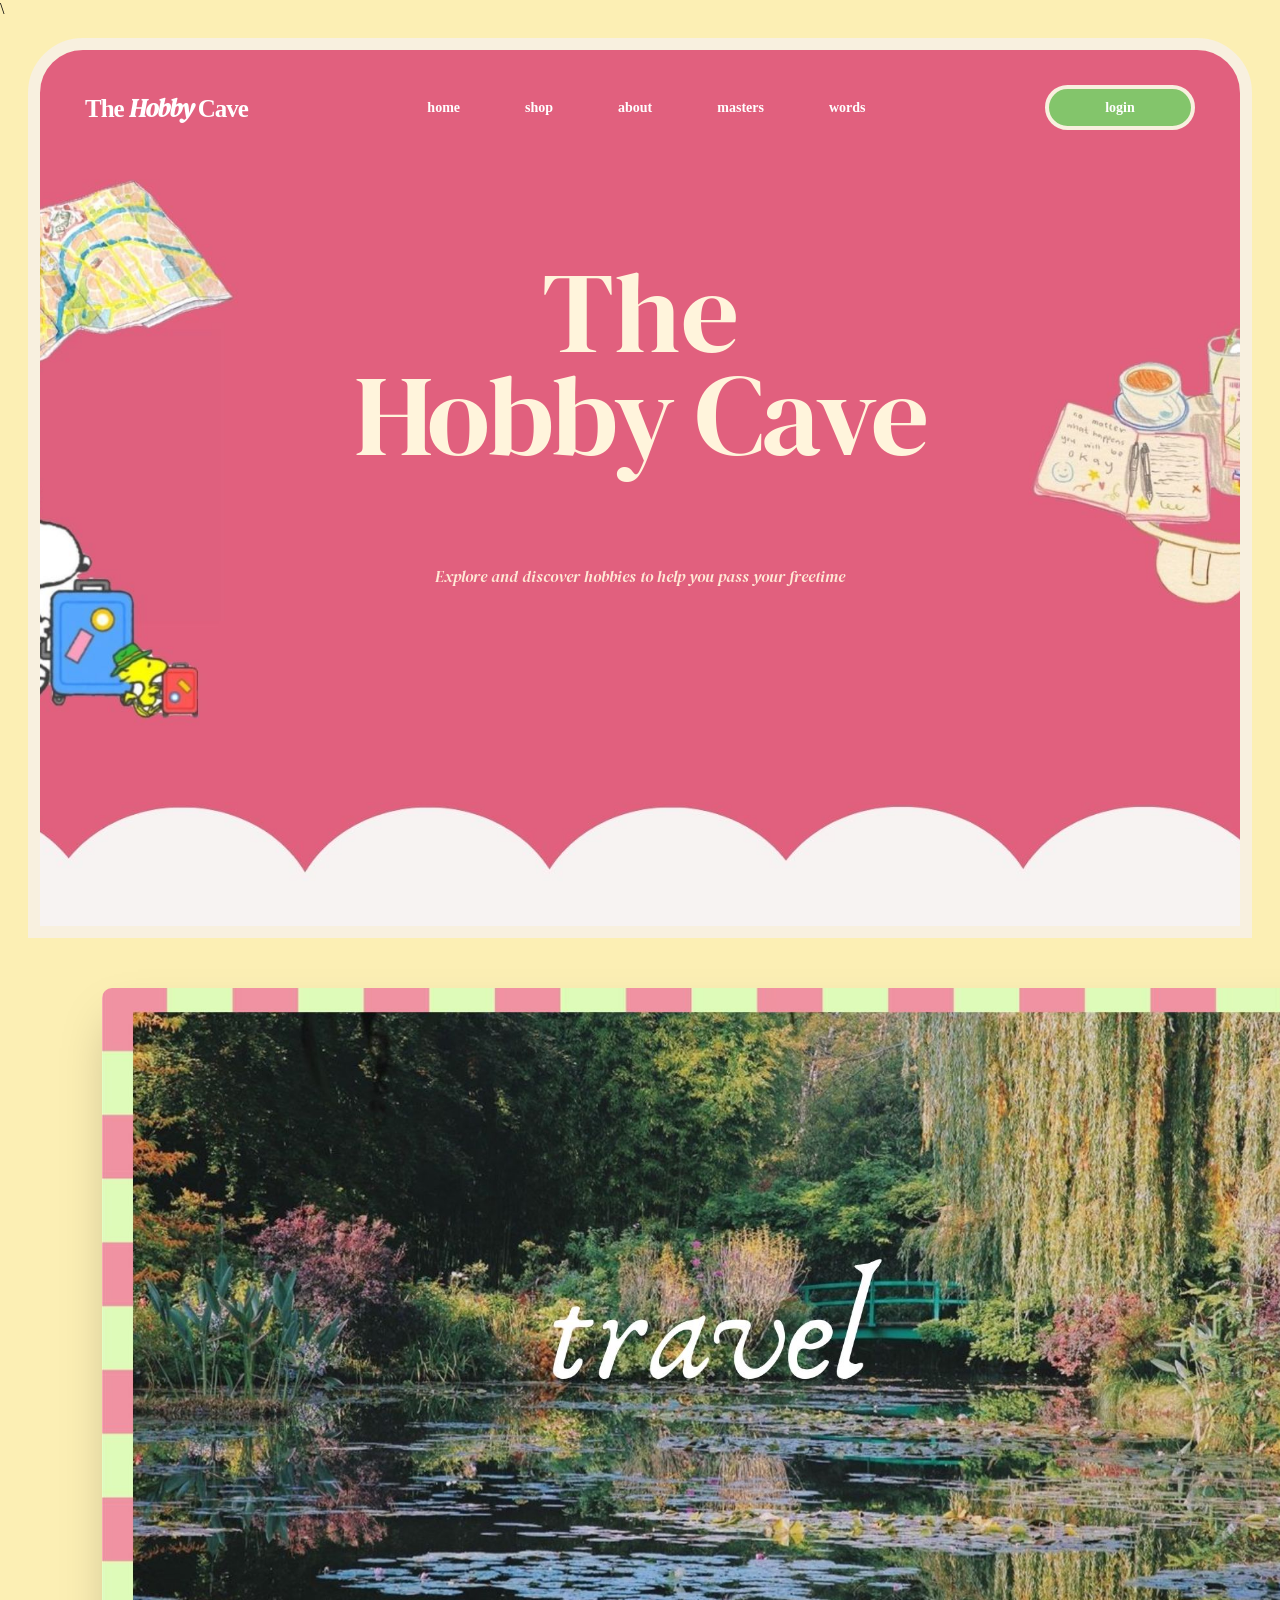
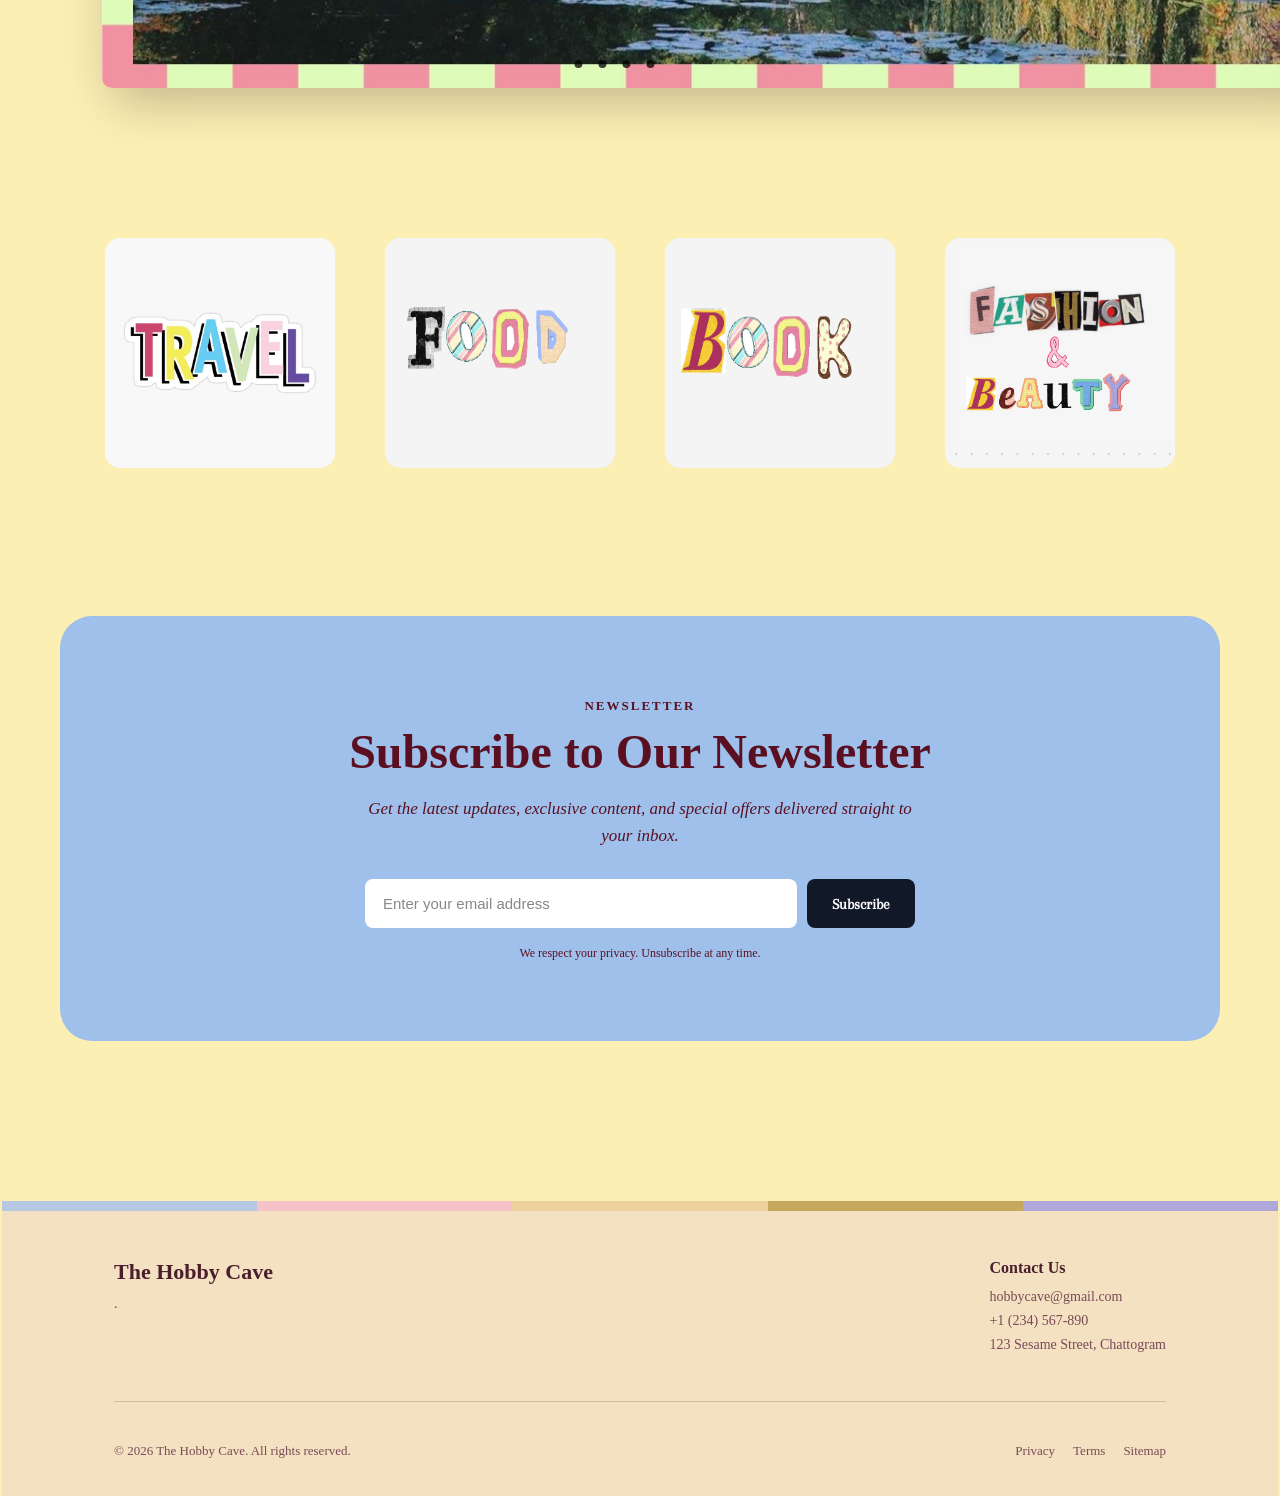
<file: index.html>
<!DOCTYPE html>
<html>
    <head>
        <title>Hobbies</title>
        <link rel="stylesheet" href="webpage.css"\>
        <link rel="preconnect" href="https://fonts.googleapis.com">
        <link rel="preconnect" href="https://fonts.gstatic.com" crossorigin>
        <link href="https://fonts.googleapis.com/css2?family=Arapey:ital@0;1&display=swap" rel="stylesheet">      \
        <link rel="preconnect" href="https://fonts.gstatic.com" crossorigin>
        <link href="https://fonts.googleapis.com/css2?family=DM+Serif+Display:ital@0;1&family=Quicksand:wght@400;500;600;700&display=swap" rel="stylesheet"> 
    </head>
    <body>

       <main class="hero">


    <header class="navbar">

      <a href="index.html" class="logo">
        The<span> Hobby </span>Cave
      </a>

      <nav class="nav-links">
        <a href="index.html">home</a>
        <a href="index.html">shop</a>
        <a href="index.html">about</a>
        <a href="index.html">masters</a>
        <a href="index.html">words</a>
      </nav>

      <a href="index.html" class="login-btn">
        login
      </a>

    </header>

    <section class="hero-content">

      <p class="small-title">
         
      </p>

      <h1>
        The
        <strong>Hobby Cave</strong>
      </h1>

      <p class="description">
        Explore and discover hobbies to help you pass your freetime  
      </p>

    </section>

  </main>


       <section class="container">
        <div class="slider-wrapper">

           <div class="slider">
             <img id="slide-1" src="travelSlide.jpg">
             <img id="slide-2" src="foodSlide.jpg">
             
             <img id="slide-4" src="bookSlide.jpg">
             <img id="slide-5" src="fashionbeautySlide.jpg">
             </div> 

             <div class="slider-nav">
                <a href="#slide-1"></a>
                <a href="#slide-2"></a>
                
                <a href="#slide-4"></a>
                <a href="#slide-5"></a>
             </div>

        </div>
       </section>

       <section class="image-section"> 
        <div class="click-event">
            <div><img id="image1" src = "travel.jpg"> </div>
            <div><img id="image2" src = "food.png"> </div>
            
            <div><img id="image4" src = "book.png"> </div>
            <div><img id="image5" src = "lifestyle.png"> </div>
             
        </div>
       <section class="newsletter">
         <div class="newsletter-content">
         <span class="newsletter-label">NEWSLETTER</span>

         <h2>Subscribe to Our Newsletter</h2>

         <p>Get the latest updates, exclusive content, and special offers delivered straight to your inbox.</p>

         <form class="newsletter-form">
         <input type="email" placeholder="Enter your email address" aria-label="Email address"required/>
         <button type="submit">Subscribe</button>
         </form>
         <small>We respect your privacy. Unsubscribe at any time.</small>
        </div>
        </section>

        
        <section>
        <footer class="site-footer">
        <div class="footer-ribbon"></div>

          <div class="footer-inner">
          <div class="footer-top">
          <div class="brand-block">
          <p class="brand-name">The Hobby Cave</p>
         <p class="brand-desc">.</p>
      </div>

      <div class="contact-block">
        <h4>Contact Us</h4>
        <p><a href="mailto:hello@yourbrand.com">hobbycave@gmail.com</a></p>
        <p><a href="tel:+1234567890">+1 (234) 567-890</a></p>
        <p>123 Sesame Street, Chattogram</p>
      </div>
    </div>

    <hr class="footer-divider">

    <div class="footer-bottom">
      <p>© 2026 The Hobby Cave. All rights reserved.</p>
      <div class="legal-links">
        <a href="#">Privacy</a>
        <a href="#">Terms</a>
        <a href="#">Sitemap</a>
      </div>
    </div>
  </div>
</footer>

</section>
       
    <script src = "webpage.js"></script>
    </body>
</html>
</file>
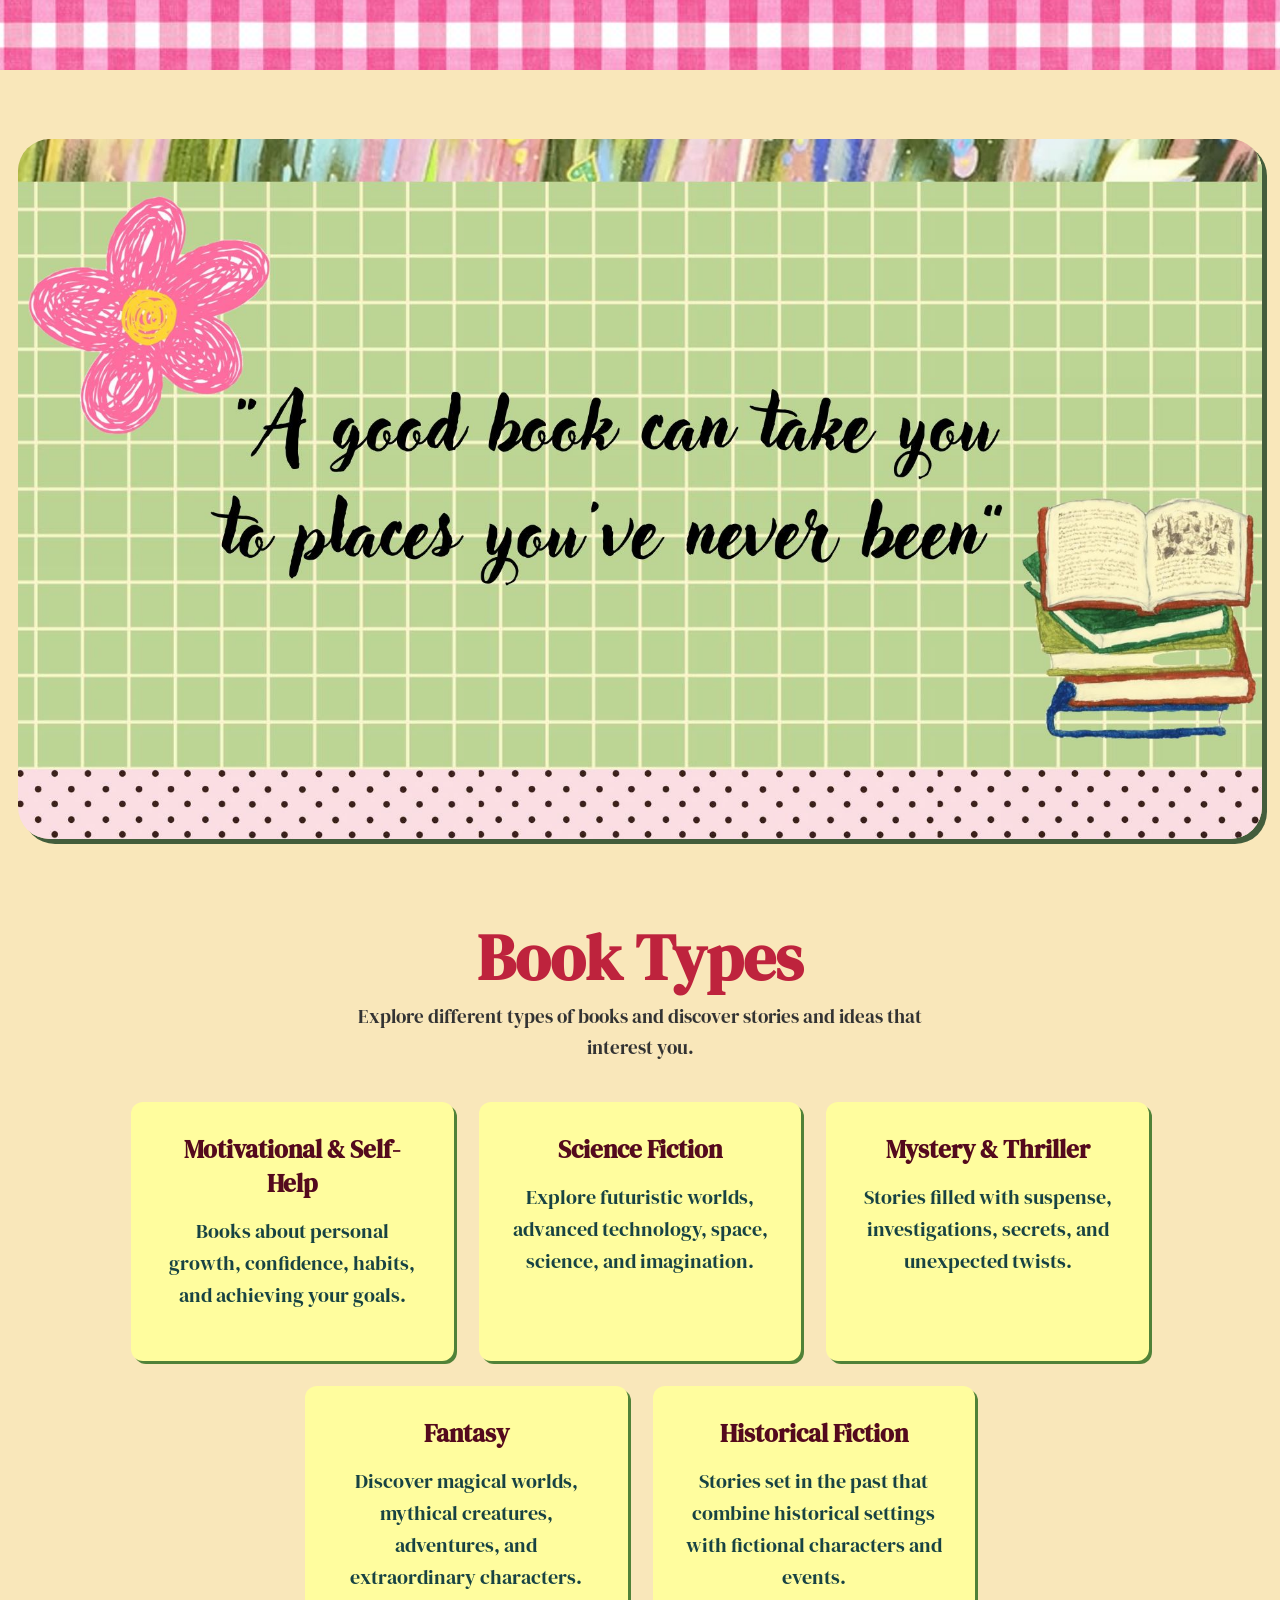
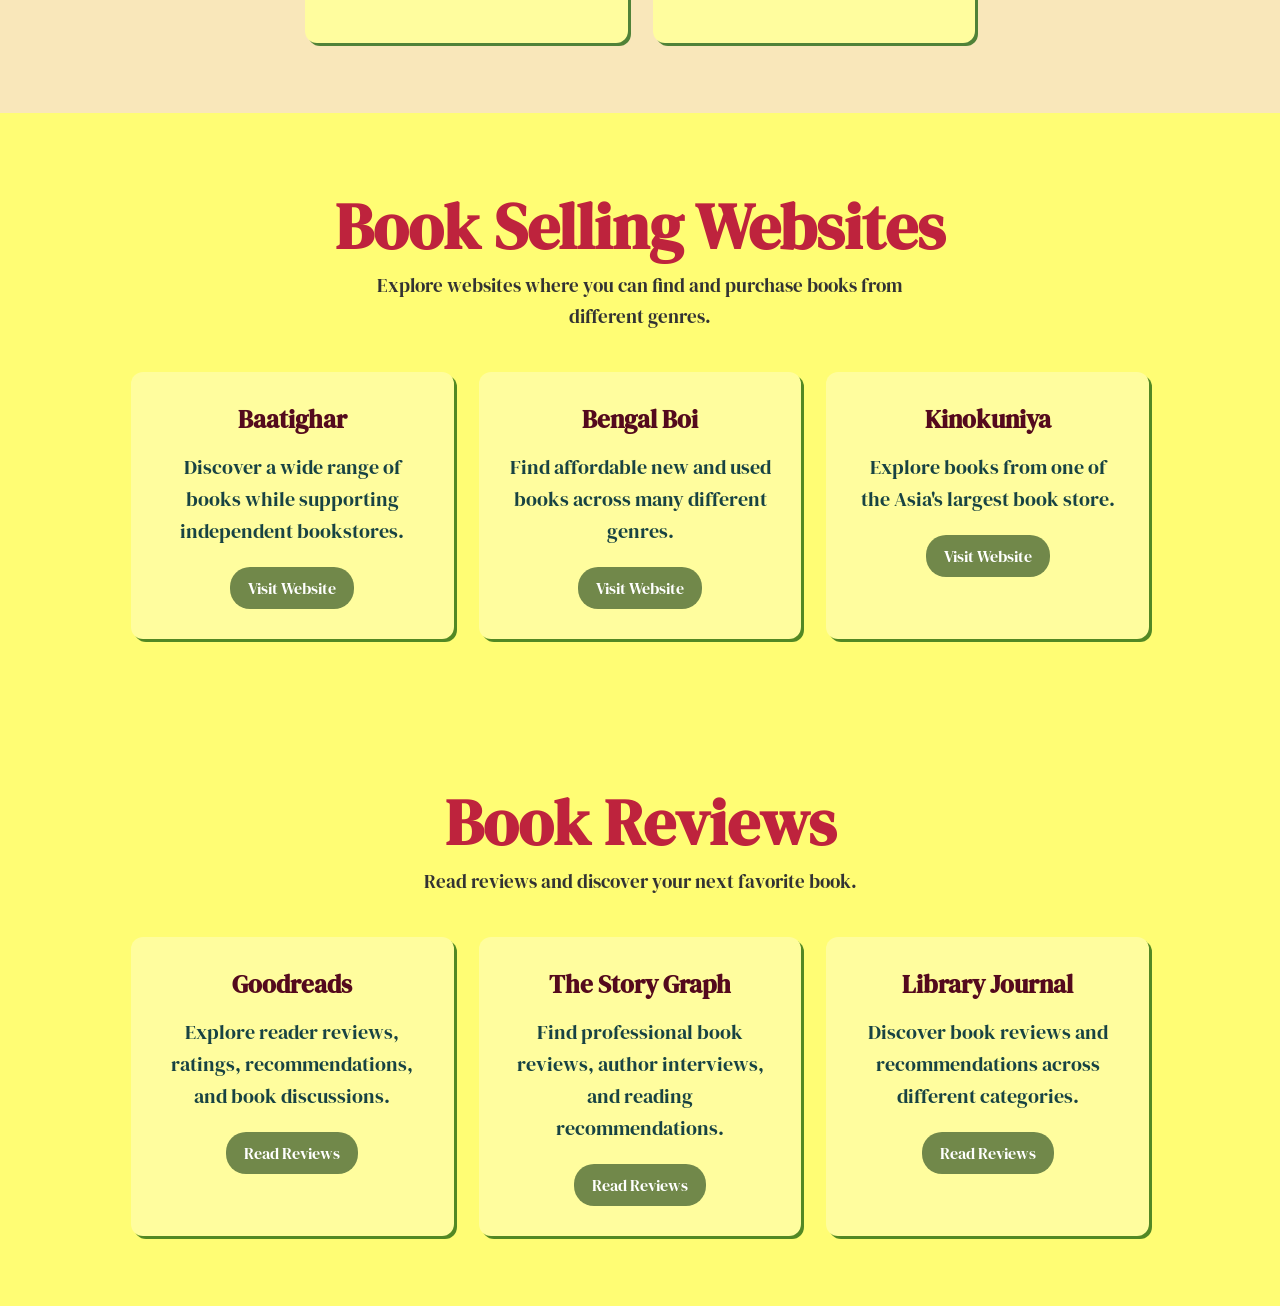
<file: book.html>
<!DOCTYPE html>
<html lang="en">

<head>
    <meta charset="UTF-8">
    <meta name="viewport" content="width=device-width, initial-scale=1.0">
    <title>Books</title>
    <link rel="stylesheet" href="book.css">
     <link rel="preconnect" href="https://fonts.googleapis.com">
     <link rel="preconnect" href="https://fonts.gstatic.com" crossorigin>
     <link href="https://fonts.googleapis.com/css2?family=DM+Serif+Display:ital@0;1&family=Quicksand:wght@400;500;600;700&display=swap" rel="stylesheet"> 
</head>



<body>
<div class="header"><header><img class="headerImage" src = "bookHeader.jpg"></div>

    <section class="banner">
        <div class="banner-content"><img class= "banner-image" src="bookBanner.jpg">
        </div>
    </section>
    

    <section class="section">

        <h1>Book Types</h1>

        <p class="section-intro">
            Explore different types of books and discover stories and ideas
            that interest you.
        </p>

        <div class="cards">

            <div class="card">
                <h3>Motivational & Self-Help</h3>
                <p>
                    Books about personal growth, confidence, habits,
                    and achieving your goals.
                </p>
            </div>

            <div class="card">
                <h3>Science Fiction</h3>
                <p>
                    Explore futuristic worlds, advanced technology,
                    space, science, and imagination.
                </p>
            </div>

            <div class="card">
                <h3>Mystery & Thriller</h3>
                <p>
                    Stories filled with suspense, investigations,
                    secrets, and unexpected twists.
                </p>
            </div>

            <div class="card">
                <h3>Fantasy</h3>
                <p>
                    Discover magical worlds, mythical creatures,
                    adventures, and extraordinary characters.
                </p>
            </div>

            <div class="card">
                <h3>Historical Fiction</h3>
                <p>
                    Stories set in the past that combine historical
                    settings with fictional characters and events.
                </p>
            </div>

        </div>

    </section>

    <section class="section selling-section">

        <h1>Book Selling Websites</h1>

        <p class="section-intro">
            Explore websites where you can find and purchase books
            from different genres.
        </p>

        <div class="cards">

            <div class="card">
                <h3>Baatighar</h3>
                <p>
                    Discover a wide range of books while supporting
                    independent bookstores.
                </p>

                <a href="https://baatighar.com/" target="_blank">
                    Visit Website
                </a>
            </div>

            <div class="card">
                <h3>Bengal Boi</h3>
                <p>
                    Find affordable new and used books across
                    many different genres.
                </p>

                <a href="https://bengalfoundation.org/bengal-boi/" target="_blank">
                    Visit Website
                </a>
            </div>

            <div class="card">
                <h3>Kinokuniya</h3>
                <p>
                    Explore books from one of the Asia's largest
                    book store.
                </p>

                <a href="https://www.kinokuniya.com/" target="_blank">
                    Visit Website
                </a>
            </div>

        </div>

    </section>

    <section class="section reviews-section">

        <h1>Book Reviews</h1>

        <p class="section-intro">
            Read reviews and discover your next favorite book.
        </p>

        <div class="cards">

            <div class="card">
                <h3>Goodreads</h3>
                <p>
                    Explore reader reviews, ratings, recommendations,
                    and book discussions.
                </p>

                <a href="https://www.goodreads.com/" target="_blank">
                    Read Reviews
                </a>
            </div>

            <div class="card">
                <h3> The Story Graph</h3>
                <p>
                    Find professional book reviews, author interviews,
                    and reading recommendations.
                </p>

                <a href="https://thestorygraph.com/" target="_blank">
                    Read Reviews
                </a>
            </div>

            <div class="card">
                <h3>Library Journal</h3>
                <p>
                    Discover book reviews and recommendations
                    across different categories.
                </p>

                <a href="https://www.libraryjournal.com/" target="_blank">
                    Read Reviews
                </a>
            </div>

        </div>

    </section>

</body>

</html>
</file>
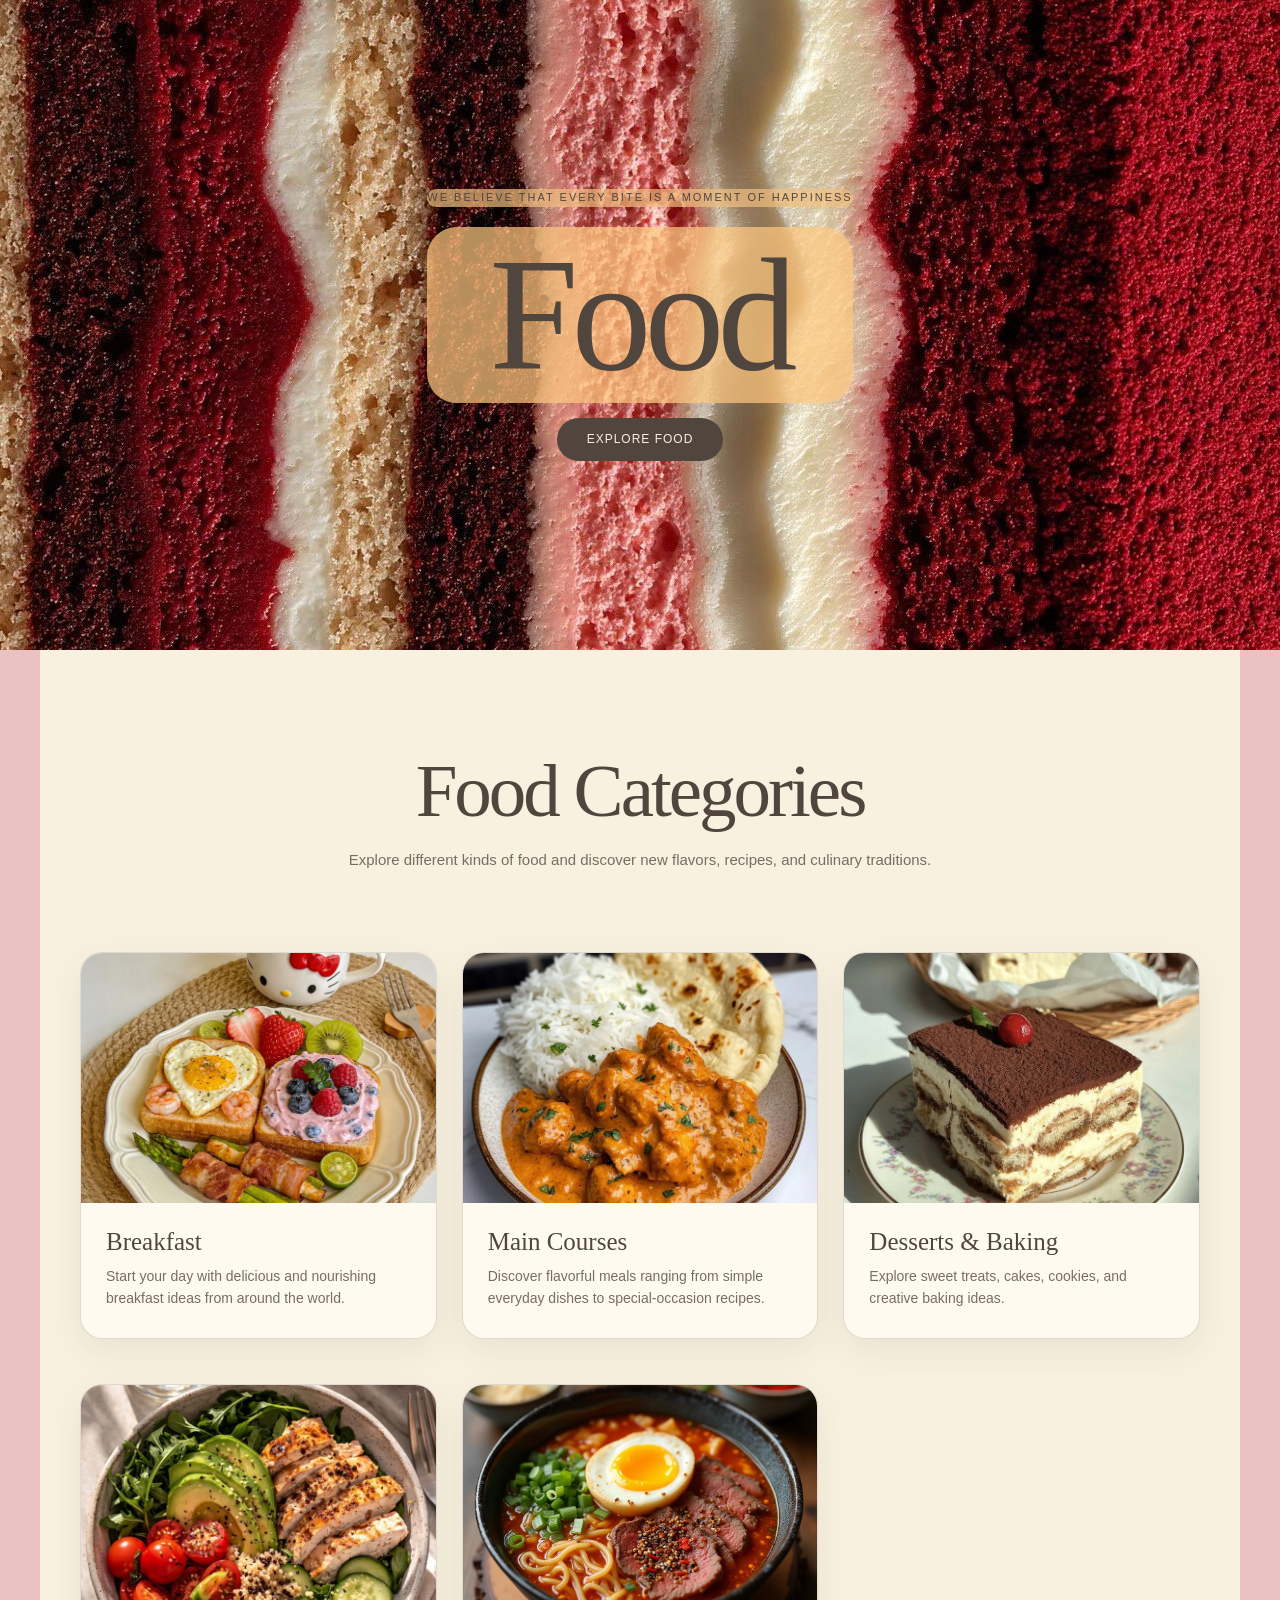
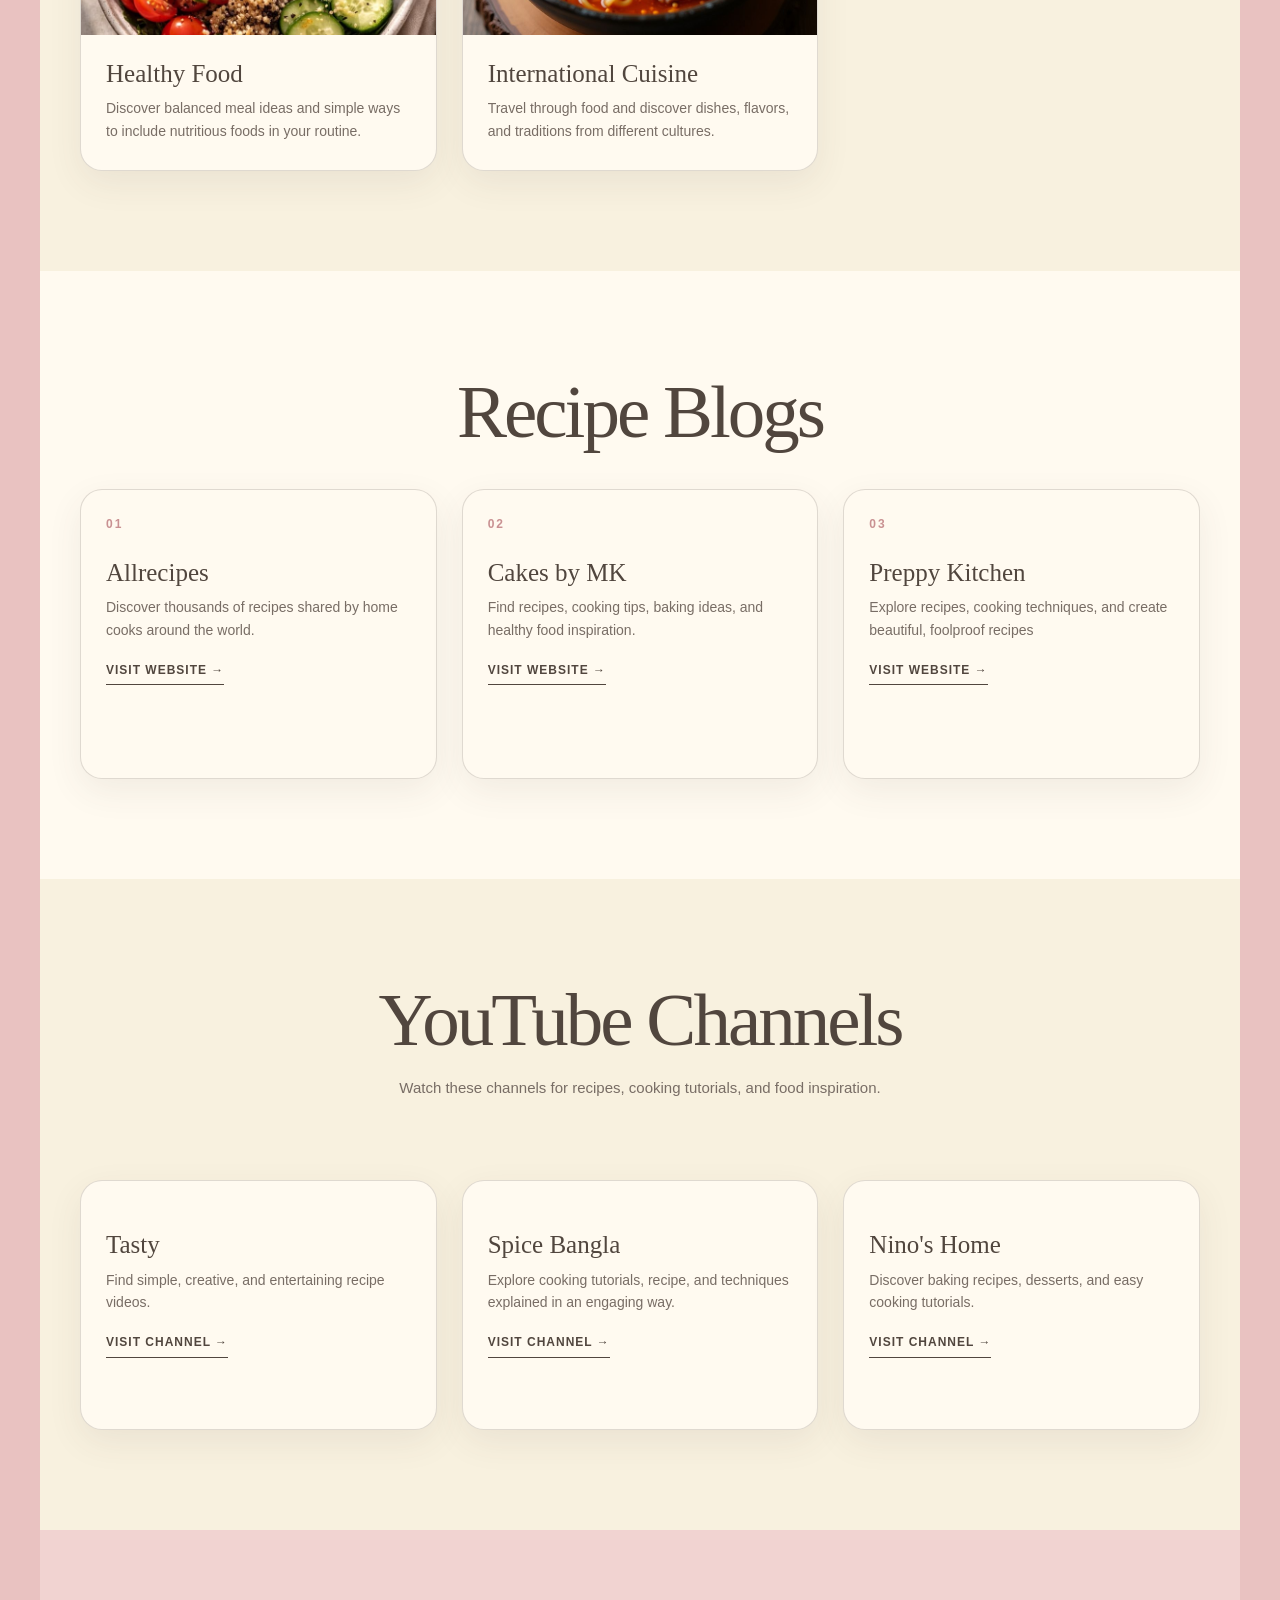
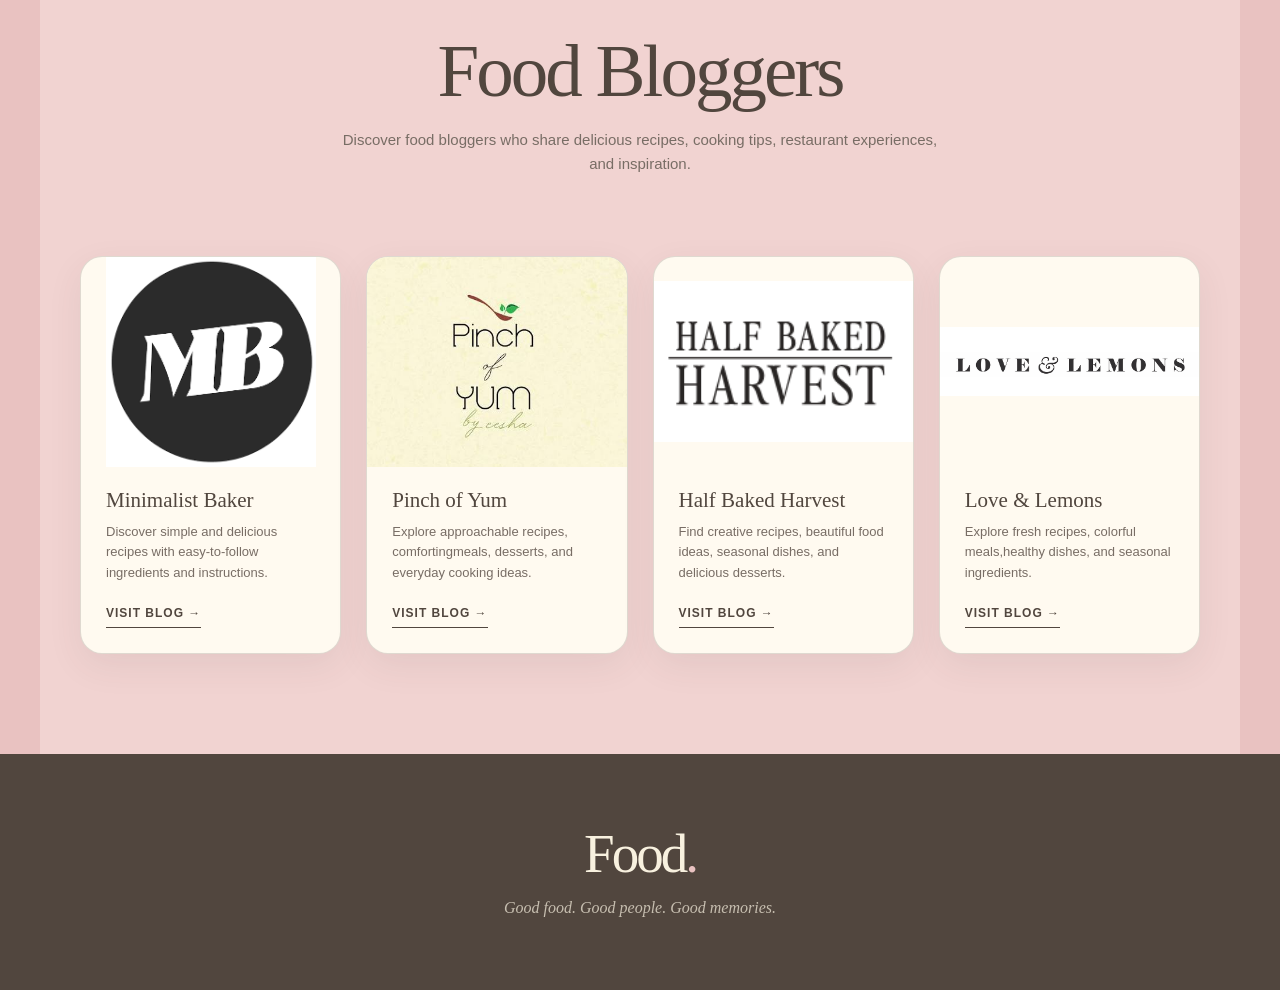
<file: food.html>
<!DOCTYPE html>
<html lang="en">
<head>
    <meta charset="UTF-8">
    <meta name="viewport" content="width=device-width, initial-scale=1.0">
    <title>Food</title>
    <link rel="stylesheet" href="food.css">
</head>

<body>

    <section class="banner">
    <div class="banner-content">
    <p class="banner-small" style="background-color: rgba(242, 192, 127, 0.696); border-radius: 30px;"> WE BELIEVE THAT EVERY BITE IS A MOMENT OF HAPPINESS</p>
    <h1 style="background-color: rgba(255, 200, 128, 0.711); border-radius: 30px;">Food</h1>
    <a href="#categories" class="button">Explore Food</a>
    </div>
    </section>

    <section class="section" id="categories">
        <h2>Food Categories</h2>
        <p class="section-intro">Explore different kinds of food and discover new flavors, recipes, and culinary traditions.</p>

        <div class="cards">
         <div class="card">
          <img src="breakfast.jpg" alt="Breakfast">
          <h3>Breakfast</h3>
          <p>Start your day with delicious and nourishing breakfast ideas from around the world.</p>
         </div>

        <div class="card">
                <img src="main-courses.jpg" alt="Main courses">
                <h3>Main Courses</h3>
                <p>Discover flavorful meals ranging from simple everyday dishes to special-occasion recipes.</p>
            </div>


            <div class="card">
                <img src="desserts.jpg" alt="Desserts and baking">
                <h3>Desserts &amp; Baking</h3>
                <p>Explore sweet treats, cakes, cookies, and creative baking ideas.</p>
             </div>
            <div class="card">
                <img src="healthy-food.jpg" alt="Healthy food">
                <h3>Healthy Food</h3>
                <p>Discover balanced meal ideas and simple ways to include nutritious foods in your routine.</p>
            </div>

            <div class="card">
                <img src="international-food.jpg" alt="International cuisine">
                <h3>International Cuisine</h3>
                <p>Travel through food and discover dishes, flavors, and traditions from different cultures.</p>
            </div>
        </div>
    </section>

    <section class="section websites-section">
        <h2>Recipe Blogs</h2>
        </p>
        <div class="cards">
            <div class="card website-card">
                <div class="card-icon">01</div>
                <h3>Allrecipes</h3>
                <p> Discover thousands of recipes shared by home cooks around the world.</p>
                <a href="https://www.allrecipes.com/"
                   target="_blank"
                   rel="noopener noreferrer">
                    Visit Website →
                </a>
            </div>

            <div class="card website-card">
                <div class="card-icon"> 02</div>
                <h3> Cakes by MK</h3>
                <p>Find recipes, cooking tips, baking ideas, and healthy food inspiration.
                </p>
                <a href="https://cakesbymk.com/" target="_blank" rel="noopener noreferrer">Visit Website →</a>
            </div>

            <div class="card website-card">
                <div class="card-icon">03</div>
                <h3>Preppy Kitchen</h3>
                <p>Explore recipes, cooking techniques, and create beautiful, foolproof recipes</p>
                <a href="https://preppykitchen.com/" target="_blank" rel="noopener noreferrer">Visit Website →</a>
            </div>
        </div>
    </section>

    <section class="section youtube-section">
        <h2>YouTube Channels</h2>
        <p class="section-intro">Watch these channels for recipes, cooking tutorials, and food inspiration.</p>

        <div class="cards">
            <div class="card youtube-card">
                <h3>Tasty</h3>
                <p>
                    Find simple, creative, and entertaining recipe videos.
                </p>

                <a href="https://www.youtube.com/@Tasty"
                   target="_blank"
                   rel="noopener noreferrer">
                    Visit Channel →
                </a>

            </div>

            <div class="card youtube-card">
                <h3>Spice Bangla</h3>
                <p> Explore cooking tutorials, recipe, and techniques explained in an engaging way.
                </p>
                <a href="https://www.youtube.com/@SpiceBangla" target="_blank" rel="noopener noreferrer">Visit Channel →</a>

            </div>

            <div class="card youtube-card">
                <h3>Nino's Home</h3>
                <p> Discover baking recipes, desserts, and easy cooking tutorials.</p>
                <a href="https://www.youtube.com/@NinosHome" target="_blank"  rel="noopener noreferrer">Visit Channel →</a>
            </div>
        </div>
    </section>

    <section class="section bloggers-section">

        <h2>Food Bloggers</h2>
        <p class="section-intro"> Discover food bloggers who share delicious recipes, cooking tips, restaurant experiences, and inspiration.</p>

        <div class="cards">
            <div class="card blogger-card">
                <img style="object-fit: contain;" src="food-blogger-1.png" alt="Minimalist Baker">
                <h3>Minimalist Baker</h3>
                <p> Discover simple and delicious recipes with  easy-to-follow ingredients and instructions. </p>
                <a href="https://minimalistbaker.com/" target="_blank" rel="noopener noreferrer">Visit Blog →</a>
            </div>

            <div class="card blogger-card">

                <img src="food-blogger-2.jpg" alt="Pinch of Yum">
                <h3>Pinch of Yum</h3>
                <p> Explore approachable recipes, comfortingmeals, desserts, and everyday cooking ideas.
                </p>

                <a href="https://pinchofyum.com/"target="_blank"  rel="noopener noreferrer"> Visit Blog →
                </a>
            </div>

            <div class="card blogger-card">
                <img style="object-fit: contain;"  src="food-blogger-3.png" alt="Half Baked Harvest">
                <h3>Half Baked Harvest</h3>
                <p> Find creative recipes, beautiful food ideas, seasonal dishes, and delicious desserts.</p>

                <a href="https://www.halfbakedharvest.com/" target="_blank" rel="noopener noreferrer">Visit Blog →
                </a>
            </div>

            <div class="card blogger-card">
                <img style="object-fit: contain;" src="food-blogger-4.png" alt="Love and Lemons">
                <h3>Love &amp; Lemons</h3>
                <p>Explore fresh recipes, colorful meals,healthy dishes, and seasonal ingredients.</p>
                <a href="https://www.loveandlemons.com/" target="_blank" rel="noopener noreferrer"> Visit Blog →</a>
            </div>
        </div>

    </section>

    <footer>

        <h2>Food<span>.</span></h2>
        <p> Good food. Good people. Good memories.</p>
    </footer>


</body>

</html>
</file>
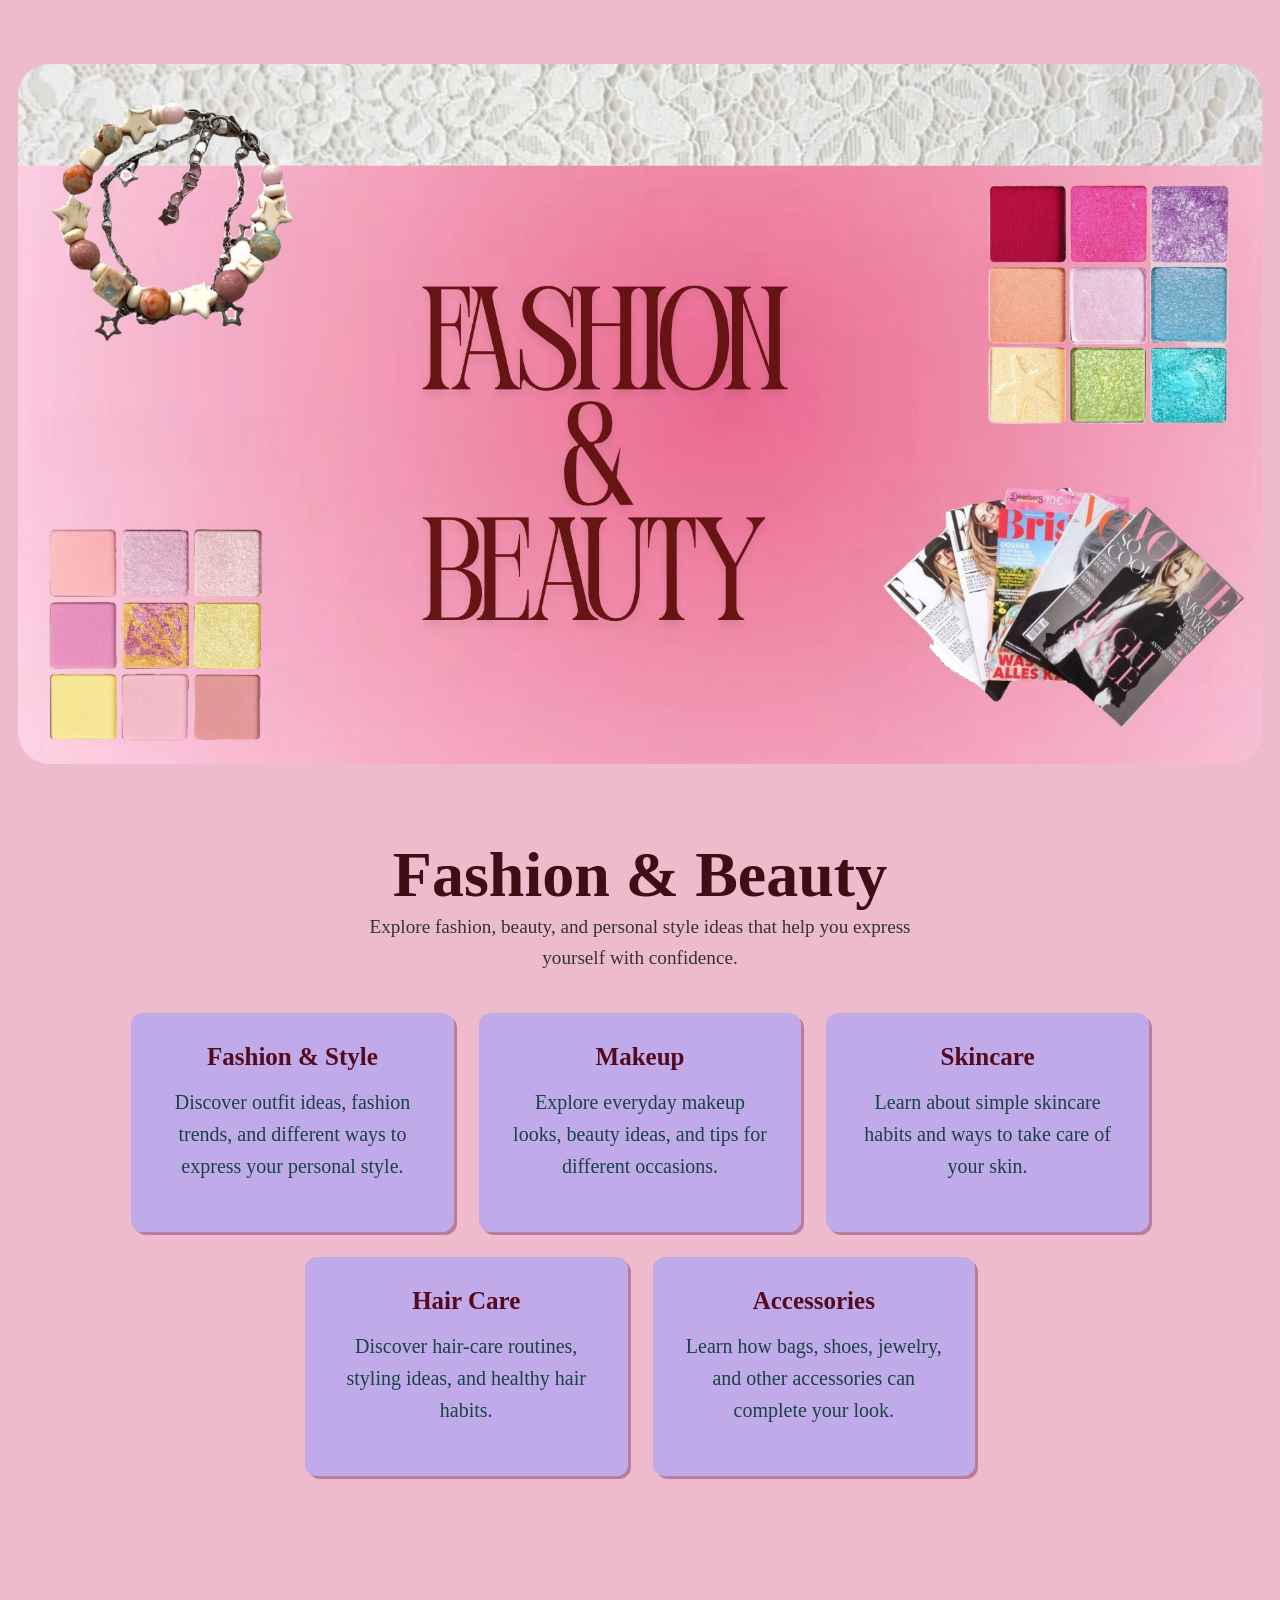
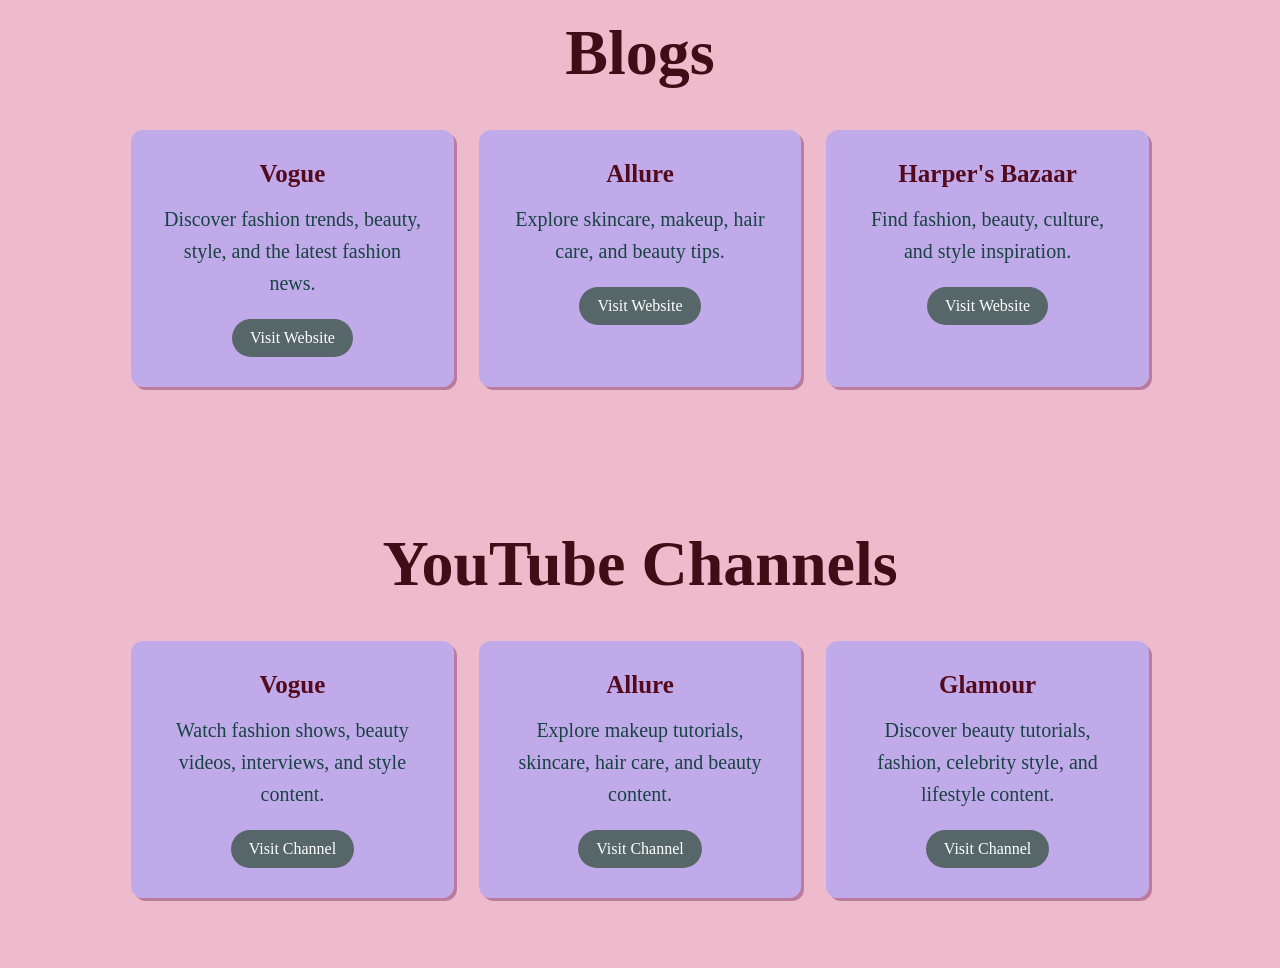
<file: lifestyle.html>
<!DOCTYPE html>
<html lang="en">

<head>
    <meta charset="UTF-8">
    <meta name="viewport" content="width=device-width, initial-scale=1.0">
    <title>Fashion & Beauty</title>
    <link rel="stylesheet" href="lifestyle.css">
</head>

<body>

    <section class="banner">
        <div class="banner-content">
             <img class="banner-image" src="lifestyleBanner.jpg">
        </div>
    </section>

    <section class="section">

        <h1>Fashion & Beauty</h1>
        <p class="section-intro"> Explore fashion, beauty, and personal style ideas that help you express yourself with confidence.</p>

        <div class="cards">
            <div class="card">
                
                <h3>Fashion & Style</h3>
                <p>
                    Discover outfit ideas, fashion trends,
                    and different ways to express your personal style.
                </p>
            </div>

            <div class="card">
                
                <h3>Makeup</h3>
                <p>
                    Explore everyday makeup looks, beauty ideas,
                    and tips for different occasions.
                </p>
            </div>

            <div class="card">
                
                <h3>Skincare</h3>
                <p>
                    Learn about simple skincare habits and
                    ways to take care of your skin.
                </p>
            </div>

            <div class="card">
                
                <h3>Hair Care</h3>
                <p>
                    Discover hair-care routines, styling ideas,
                    and healthy hair habits.
                </p>
            </div>

            <div class="card">
                
                <h3>Accessories</h3>
                <p>
                    Learn how bags, shoes, jewelry, and other
                    accessories can complete your look.
                </p>
            </div>

        </div>

    </section>

    <section class="section websites-section">

        <h1>Blogs</h1>

        <p class="section-intro">
            
        </p>

        <div class="cards">

            <div class="card">
                <h3>Vogue</h3>
                <p>
                    Discover fashion trends, beauty,
                    style, and the latest fashion news.
                </p>

                <a href="https://www.vogue.com/" target="_blank">
                    Visit Website
                </a>
            </div>

            <div class="card">
                <h3>Allure</h3>
                <p>
                    Explore skincare, makeup, hair care,
                    and beauty tips.
                </p>

                <a href="https://www.allure.com/" target="_blank">
                    Visit Website
                </a>
            </div>

            <div class="card">
                <h3>Harper's Bazaar</h3>
                <p>
                    Find fashion, beauty, culture,
                    and style inspiration.
                </p>

                <a href="https://www.harpersbazaar.com/" target="_blank">
                    Visit Website
                </a>
            </div>

        </div>

    </section>

    <section class="section youtube-section">

        <h1>YouTube Channels</h1>

        <p class="section-intro">
            
        </p>

        <div class="cards">

            <div class="card">
                <h3>Vogue</h3>
                <p>
                    Watch fashion shows, beauty videos,
                    interviews, and style content.
                </p>

                <a href="https://www.youtube.com/@Vogue" target="_blank">
                    Visit Channel
                </a>
            </div>

            <div class="card">
                <h3>Allure</h3>
                <p>
                    Explore makeup tutorials, skincare,
                    hair care, and beauty content.
                </p>

                <a href="https://www.youtube.com/@Allure" target="_blank">
                    Visit Channel
                </a>
            </div>

            <div class="card">
                <h3>Glamour</h3>
                <p>
                    Discover beauty tutorials, fashion,
                    celebrity style, and lifestyle content.
                </p>

                <a href="https://www.youtube.com/@Glamour" target="_blank">
                    Visit Channel
                </a>
            </div>

        </div>

    </section>

</body>

</html>
</file>
<file: webpage.css>
.arapey-regular {
  font-family: "Arapey", serif;
  font-weight: 400;
  font-style: normal;
}

.arapey-regular-italic {
  font-family: "Arapey", serif;
  font-weight: 400;
  font-style: italic;
}

html {
  scroll-behavior: smooth;
}

body {
    margin: 0;
    padding: 0;
    background-color: #fcefb4;
    width: 100%;
}

.hero {
  position: relative;
  min-height: 100vh;
  margin: 20px 28px;
  overflow: hidden;
  background-image: url("banner.jpg");
  background-size: cover;
  background-position: center;
  border: 12px solid #f8f0df;
  border-radius: 55px 55px 0 0;
}

.navbar {
  position: relative;
  z-index: 10;
  display: flex;
  align-items: center;
  justify-content: space-between;
  padding: 35px 45px;
}

.logo {
  color: #fff;
  font-size: 25px;
  font-weight: 700;
  text-decoration: none;
  letter-spacing: -1px;
}

.logo span {
  font-family: "DM Serif Display", serif;
  font-style: italic;
}

.nav-links {
  display: flex;
  align-items: center;
 gap: 65px;
}

.nav-links a {
  color: #fff;
  font-size: 14px;
  font-weight: 700;
  text-decoration: none;
  transition: opacity 0.3s ease;
}

.nav-links a:hover {
  opacity: 0.65;
}

.login-btn {
  display: flex;
  align-items: center;
  justify-content: center;
  width: 150px;
  height: 45px;
  color: #fff;
  background: #83c56b;
  border: 4px solid #f8f0df;
  border-radius: 30px;
  text-decoration: none;
  font-size: 14px;
  font-weight: 700;
  transition:
    transform 0.3s ease,
    background 0.3s ease;
}

.login-btn:hover {
  transform: scale(1.05);
  background: #72b85c;
}

.hero-content {
  position: relative;
  z-index: 5;
  max-width: 700px;
  margin: 45px auto 0;
  text-align: center;
  color: #fff4dc;
}

.small-title {
  margin-bottom: 5px;
  font-family: "DM Serif Display", serif;
  font-size: 42px;
  font-style: italic;
  line-height: 1;
}


.hero h1 {
  font-family: "DM Serif Display", serif;
  font-size: clamp(70px, 9vw, 120px);
  font-weight: 400;
  line-height: 0.9;
  color: #fff4dc;
}

.hero h1 strong {
  display: block;
  font-family: "DM Serif Display", serif;
  font-weight: 400;
  letter-spacing: -3px;
}


.description {
  max-width: 520px;
  margin: 35px auto 0;
  color: #ffe9d6;
  font-family: "DM Serif Display", serif;
  font-size: 16px;
  font-style: italic;
  line-height: 1.5;
}

@media (max-width: 900px) {

  .navbar {
    padding: 30px 25px;
  }
  .nav-links {
    gap: 25px;
  }
}


@media (max-width: 700px) {
    .hero {
    margin: 10px;
    border-width: 8px;
    border-radius: 35px 35px 0 0;
    background-position: center;
  }

.navbar {
    flex-wrap: wrap;
    gap: 20px;
  }


.nav-links {
    order: 3;
    width: 100%;
    justify-content: center;
    gap: 20px;
  }


.nav-links a {
    font-size: 12px;
  }

  .login-btn {
    width: 100px;
    height: 40px;
  }

.hero-content {
    margin-top: 50px;
    padding: 0 20px;
  }

  .small-title {
    font-size: 30px;
  }

  .hero h1 {
    font-size: 65px;
  }

  .description {
    font-size: 14px;
  }




}

.top-line {
  background-color: #e18299;
  color: #ffffff;
  text-align: center;
  padding: 8px 16px;
  font-size: 14px;
  font-family: sans-serif;
  width: 100%;
  position: relative;
  top: 0;
}
.title {
    text-align: center;
    background-color: #F3E7D3;
    padding-top: 10px;
    margin-top: -1.9%;
    padding-bottom: 10px;
    }
.container{
    margin-top: 50px;
    margin-bottom: 70px;
    margin-left: 8%;
    
    
}
#banner{
    width: 100%;
    height: 700px;
    object-fit: cover;
}
.slider-wrapper{
   position: relative;
   max-width: 100%;
   margin: 0 auto; 
}
.slider {
    display:flex;
    aspect-ratio: 16 / 9;
    overflow-x: auto;
    scroll-snap-type: x mandatory;
    scroll-behavior: smooth;
    box-shadow: 0 1.5rem 3rem -0.75rem hsla(0, 0%, 0%, 0.25);
	border-radius: 10px;
    height: 700px;
    
}

.slider img {
    flex: 1 0 100%;
    scroll-snap-align: start;
    object-fit: contain;
    
}

.slider-nav {
    display: flex;
    column-gap: 16px;
    position: absolute;
    bottom: 20px;
    left: 50%;
    transform: translateX(-50%);
    z-index: 1;
   
   padding-right:13%;
}

.slider-nav a {
    width: 8px;
    height: 8px;
    border-radius: 50%;
    background-color: black;
    opacity: 0.75;
    transition: opacity ease 250ms;
}

.slider-nav a:hover {
   opacity:1; 
}

.image-section {
    margin-top: 150px;
    margin-left: 60px;
    margin-right: 60px;
}

.click-event {
    display: flex;
    justify-content: center;
    gap: 50px;

}

#image1, #image2, #image4, #image5 {
    width: 230px;
    height: 230px;
    border-radius: 15px;
    cursor: pointer;
}

.newsletter {
  padding: 80px 20px;
  background: #9ec0eb;
  color: #5b1022;
  text-align: center;
  margin-top: 9rem;
  border-radius: 2rem;
  margin-bottom: 10rem;
}

.newsletter-content {
  max-width: 650px;
  margin: 0 auto;
}

.newsletter-label {
  display: inline-block;
  margin-bottom: 12px;
  font-size: 13px;
  font-weight: 700;
  letter-spacing: 2px;
  color: #5b1022;
}

.newsletter h2 {
  margin: 0 0 16px;
  font-size: clamp(32px, 5vw, 48px);
  line-height: 1.1;
}

.newsletter p {
  margin: 0 auto 30px;
  max-width: 560px;
  color: #5b1022;
  font-style: italic;
  font-size: 17px;
  line-height: 1.6;
}

.newsletter-form {
  display: flex;
  gap: 10px;
  max-width: 550px;
  margin: 0 auto 15px;
}

.newsletter-form input {
  flex: 1;
  min-width: 0;
  padding: 16px 18px;
  border: none;
  border-radius: 8px;
  outline: none;
  background: #fff;
  color: #222;
  font-size: 15px;
}

.newsletter-form input::placeholder {
  color: #888;
}

.newsletter-form button {
  padding: 16px 25px;
  border: none;
  border-radius: 8px;
  background: #111827;
  color: #fff;
  font-size: 15px;
  font-weight: 600;
  cursor: pointer;
  transition: background 0.2s ease, transform 0.2s ease;
  font-family: arapey;
}

.newsletter-form button:hover {
  background: #d66c6c;
  transform: translateY(-2px);
}

.newsletter small {
  color: #5b1022;
  font-size: 12px;
}

:root {
  --powder-blue: #B7C9E2;
  --blush-petal: #F6C1C7;
  --buttercream: #f3e1c1;
  --buttercream1: #eed09c;
  --golden: #C6A75E;
  --lavender: #AFA6D9;
  --ink: #4A1E2B;
  --ink-soft: #7A4A57;
}
 
* {
  box-sizing: border-box;
}
 
 

.footer-ribbon {
  width: 100%;
  height: 10px;
  background: linear-gradient(
    90deg,
    var(--powder-blue) 0% 20%,
    var(--blush-petal) 20% 40%,
    var(--buttercream1) 40% 60%,
    var(--golden) 60% 80%,
    var(--lavender) 80% 100%
  );
}
 
.site-footer {
  background: var(--buttercream);
  color: var(--ink);
  margin-left: -5%;
  margin-right: -5%;
}
 
.footer-inner {
  max-width: 1100px;
  margin: 0 auto;
  padding: 48px 24px 24px;
}
 
.footer-top {
  display: flex;
  flex-wrap: wrap;
  justify-content: space-between;
  gap: 32px;
  padding-bottom: 32px;
}
 
.brand-name {
  font-size: 22px;
  font-weight: 700;
  margin: 0 0 8px;
}
 
.brand-desc {
  font-size: 14px;
  line-height: 1.6;
  color: var(--ink-soft);
  max-width: 320px;
  margin: 0;
}
 
.contact-block h4 {
  font-size: 16px;
  margin: 0 0 12px;
}
 
.contact-block p {
  font-size: 14px;
  margin: 0 0 8px;
  color: var(--ink-soft);
}
 
.contact-block a {
  color: var(--ink-soft);
  text-decoration: none;
}
 
.contact-block a:hover {
  color: var(--ink);
  text-decoration: underline;
}
 
.footer-divider {
  border: none;
  border-top: 1px solid var(--ink-soft);
  opacity: 0.25;
}
 
.footer-bottom {
  display: flex;
  flex-wrap: wrap;
  align-items: center;
  justify-content: space-between;
  gap: 12px;
  padding-top: 20px;
  font-size: 13px;
  color: var(--ink-soft);
}
 
.legal-links {
  display: flex;
  gap: 18px;
}
 
.legal-links a {
  color: var(--ink-soft);
  text-decoration: none;
}
 
.legal-links a:hover {
  color: var(--ink);
  text-decoration: underline;
}
 
@media (max-width: 600px) {
  .footer-bottom {
    flex-direction: column;
    align-items: flex-start;
  }
}
</file>
<file: book.css>
* {
    margin: 0;
    padding: 0;
    box-sizing: border-box;
}

body {
    font-family: "DM Serif Display", serif;
    background-color: #f9e4afda;
    color: #333;

}
h1{
    font-weight: 2000;
    color: rgb(190, 35, 61);
    font-size: 4rem;
}
p {
    font-size: 1.2rem;
}

.header {
    

.headerImage {
   width: 100%;
   height: 70px;
   object-fit: cover;
}
}

.banner {
    display: flex;
    justify-content: center;
    align-items: center;
    text-align: center;
    margin-top: 4rem;
    
    
}

.banner-content{
    object-fit: contain;
}

.banner-image{
    width:100%;
    height: 700px;
    border-radius: 2rem;
    box-shadow: 5px 5px 0 rgba(2, 44, 15, 0.732);
    
}

.section {
    padding: 70px 8%;
    text-align: center;
}

.section h2 {
    font-size: 38px;
    margin-bottom: 15px;
}

.section-intro {
    max-width: 600px;
    margin: 0 auto 40px;
    line-height: 1.6;
}

.cards {
    display: flex;
    justify-content: center;
    gap: 25px;
    flex-wrap: wrap;
}

.card {
    width: 30%;
    background-color: white;
    padding: 30px;
    border-radius: 12px;
   box-shadow: 3px 3px 0 rgba(10, 89, 4, 0.704);
   background-color: rgb(255, 253, 158);
}

.card h3 {
    color: rgb(84, 10, 29);
    font-size: 21px;
    margin-bottom: 15px;
    font-size: 25px;
}

.card p {
    line-height: 1.6;
    margin-bottom: 20px;
    font-size: 20px;
    color: rgb(24, 67, 67);
}

.card a {
    display: inline-block;
    padding: 10px 18px;

    background-color: #123a1198;
    color: white;

    text-decoration: none;
    border-radius: 20px;
}

.card a:hover {
    background-color: #d0639b;
}

.selling-section {
    background-color: #fffd74;
}

.reviews-section {
    background-color: #fffd74;
}




@media (max-width: 768px) {

    .banner h1 {
        font-size: 40px;
    }

    .cards {
        flex-direction: column;
        align-items: center;
    }

    .card {
        width: 90%;
    }
}
</file>
<file: food.css>
:root {
    --cream: #f8f1df;
    --cream-light: #fffaf0;
    --pink: #e9c2c1;
    --pink-light: #f1d3d1;
    --pink-dark: #c99192;
    --brown: #51463e;
    --brown-light: #786d65;
    --green: #5c6856; 
    --white: #ffffff;
    --border: rgba(81, 70, 62, 0.18);
    --shadow: 0 12px 35px rgba(81, 70, 62, 0.08);
    }

    * {
    margin: 0;
    padding: 0;
    box-sizing: border-box;
}

html {
    scroll-behavior: smooth;
}

body {
    font-family: Arial, Helvetica, sans-serif;
    color: var(--brown);
    background: var(--pink);
    line-height: 1.6;
    overflow-x: hidden;
}

img {
    width: 100%;
    display: block;
    object-fit: cover;
}

a {
    text-decoration: none;
    color: inherit;
}

h1,
h2,
h3 {

    font-family: Georgia, "Times New Roman", serif;
    font-weight: normal;
    line-height: 1.1;
}

h1 {
    font-size: clamp(80px, 13vw, 160px);
    letter-spacing: -7px;
}

h2 {
    font-size: clamp(42px, 6vw, 75px);
    letter-spacing: -3px;
}

h3 {
    font-size: 25px;
}

p {
    color: var(--brown-light);
}

.banner {
    min-height: 650px;
    display: flex;
    align-items: center;
    justify-content: center;
    text-align: center;
    padding: 70px 25px;
    background: var(--cream);
    position: relative;
    overflow: hidden;
    background-image: url("foodBanner.jpg");
}
.banner::before {
    position: absolute;
    width: 600px;
    height: 600px;
    border: 1px solid rgb(81, 70, 62);
    border-radius: 50%;
    left: -300px;
    top: 80px;
}

.banner::after {
    position: absolute;
    width: 500px;
    height: 500px;
    border: 1px solid rgba(81, 70, 62, 0.15);
    border-radius: 50%;
    right: -250px;
    bottom: -100px;
}

.banner-content {
    max-width: 800px;
    position: relative;
    z-index: 2;
}

.banner-small {
    max-width: 500px;
    margin: 0 auto 20px;
    font-size: 11px;
    letter-spacing: 2px;
     text-transform: uppercase;
     color: var(--brown);

}

.banner h1 {
    margin-bottom: 15px;
}

.banner-content > p:not(.banner-small) {
    max-width: 500px;
    margin: 0 auto 30px;
    font-family: Georgia, serif;
    font-style: italic;
    font-size: 18px;
    color: var(--brown);
}

.button {
    display: inline-block;
    padding: 12px 30px;
    border-radius: 30px;
    background: var(--brown);
    color: var(--cream);
    font-size: 12px;
    letter-spacing: 1px;
    text-transform: uppercase;
    transition: all 0.3s ease;
}

.button:hover {
    background: var(--green);
    transform: translateY(-3px);
}

.section {
    max-width: 1200px;
     margin: 0 auto;
     padding: 100px 40px;
     background: var(--cream);
    }

.section > h2 {
    text-align: center;
    margin-bottom: 15px;
}

.section-intro {
    max-width: 600px;margin: 0 auto 60px;
    text-align: center;
    font-size: 15px;
}

.cards {
    display: grid;
    grid-template-columns: repeat(3, 1fr);
    gap: 25px;
    

}
.card {
    background: var(--cream-light);
    border: 1px solid var(--border);
    border-radius: 22px;
    margin-top: 20px;
    overflow: hidden;padding-bottom: 28px;
    box-shadow: var(--shadow);
    transition:
        transform 0.3s ease,
        box-shadow 0.3s ease;

}

.card:hover {
    transform: translateY(-7px);
    box-shadow: 0 18px 40px rgba(81, 70, 62, 0.13);
}

.card img {
    height: 250px;

}
.card h3 {
    margin: 25px 25px 10px;
}

.card p {

    margin: 0 25px;

    font-size: 14px;

}

.card a {
    display: inline-block;
    margin: 20px 25px 0;
    padding-bottom: 4px;
    border-bottom: 1px solid var(--brown);
    font-size: 12px;
    font-weight: bold;
    text-transform: uppercase;
    letter-spacing: 1px;
    transition: all 0.2s ease;

}

.card a:hover {

    color: var(--pink-dark);
    border-color: var(--pink-dark);

}

#categories {
    background: var(--cream);
}

#categories .card:nth-child(4) {
        grid-column: 1 / 2;
}

#categories .card:nth-child(5) {
        grid-column: 2 / 3;
}

.websites-section {
    background: var(--cream-light);
}

.website-card {
    min-height: 290px;
    padding-top: 25px;
}

.card-icon {

    margin: 0 25px 15px;
    color: var(--pink-dark);
    font-size: 12px;
    font-weight: bold;
    letter-spacing: 2px;
}

.youtube-section {
    background: var(--cream);
}

.youtube-card {
    min-height: 250px;
    padding-top: 25px;
}
 
.bloggers-section {
    background: var(--pink-light);
}

.bloggers-section .cards {
    grid-template-columns: repeat(4, 1fr);
}

.blogger-card {
    background: var(--cream-light);
    padding-bottom: 25px;
}

.blogger-card img {
    height: 210px;
}

.blogger-card h3 {
    font-size: 21px;
    margin-top: 22px;
}

.blogger-card p {
    font-size: 13px;
}

footer {
    padding: 70px 30px;
    text-align: center;
    background: var(--brown);
    color: var(--cream);
}

footer h2 {
    color: var(--cream);
    font-size: 55px;
    margin-bottom: 10px;
}

footer h2 span {
    color: var(--pink);
}

footer p {
    color: rgba(248, 241, 223, 0.7);
    font-family: Georgia, serif;
    font-style: italic;
}


@media (max-width: 1000px) {
    .cards {
        grid-template-columns: repeat(2, 1fr);
    }
    #categories .card:nth-child(4),
    #categories .card:nth-child(5) {
        grid-column: auto;
    }

    .bloggers-section .cards {
        grid-template-columns: repeat(2, 1fr);
    }
}
</file>
<file: lifestyle.css>
* {
    margin: 0;
    padding: 0;
    box-sizing: border-box;
}

body {
    font-family: "DM Serif Display", serif;
    background-color: #ecb0c5da;
    color: #333;

}
h1{
    font-weight: 2000;
    color: rgb(64, 13, 22);
    font-size: 4rem;
}

p {
    font-size: 1.2rem;
}


.banner {
    display: flex;
    justify-content: center;
    align-items: center;
    text-align: center;
    margin-top: 4rem;

}

.banner-content{
    object-fit: contain;
}

.banner-image{
    justify-content: center;
    height: 700px;
    border-radius: 2rem;
}

.section {
    padding: 70px 8%;
    text-align: center;
}

.section h2 {
    font-size: 38px;
    margin-bottom: 15px;
}

.section-intro {
    max-width: 600px;
    margin: 0 auto 40px;
    line-height: 1.6;
}

.cards {
    display: flex;
    justify-content: center;
    gap: 25px;
    flex-wrap: wrap;
}

.card {
    width: 30%;
    background-color: white;
    padding: 30px;
    border-radius: 12px;
   box-shadow: 3px 3px 0 rgba(89, 4, 71, 0.348);
   background-color: rgba(160, 158, 255, 0.577);
}

.card h3 {
    color: rgb(84, 10, 29);
    font-size: 21px;
    margin-bottom: 15px;
    font-size: 25px;
}

.card p {
    line-height: 1.6;
    margin-bottom: 20px;
    font-size: 20px;
    color: rgb(24, 67, 67);
}

.card a {
    display: inline-block;
    padding: 10px 18px;

    background-color: #123a1198;
    color: white;

    text-decoration: none;
    border-radius: 20px;
}

.card a:hover {
    background-color: #d0639b;
}

.selling-section {
    background-color: #fffd74;
}

.reviews-section {
    background-color: #fffd74;
}




@media (max-width: 768px) {

    .banner h1 {
        font-size: 40px;
    }

    .cards {
        flex-direction: column;
        align-items: center;
    }

    .card {
        width: 90%;
    }
}
</file>
